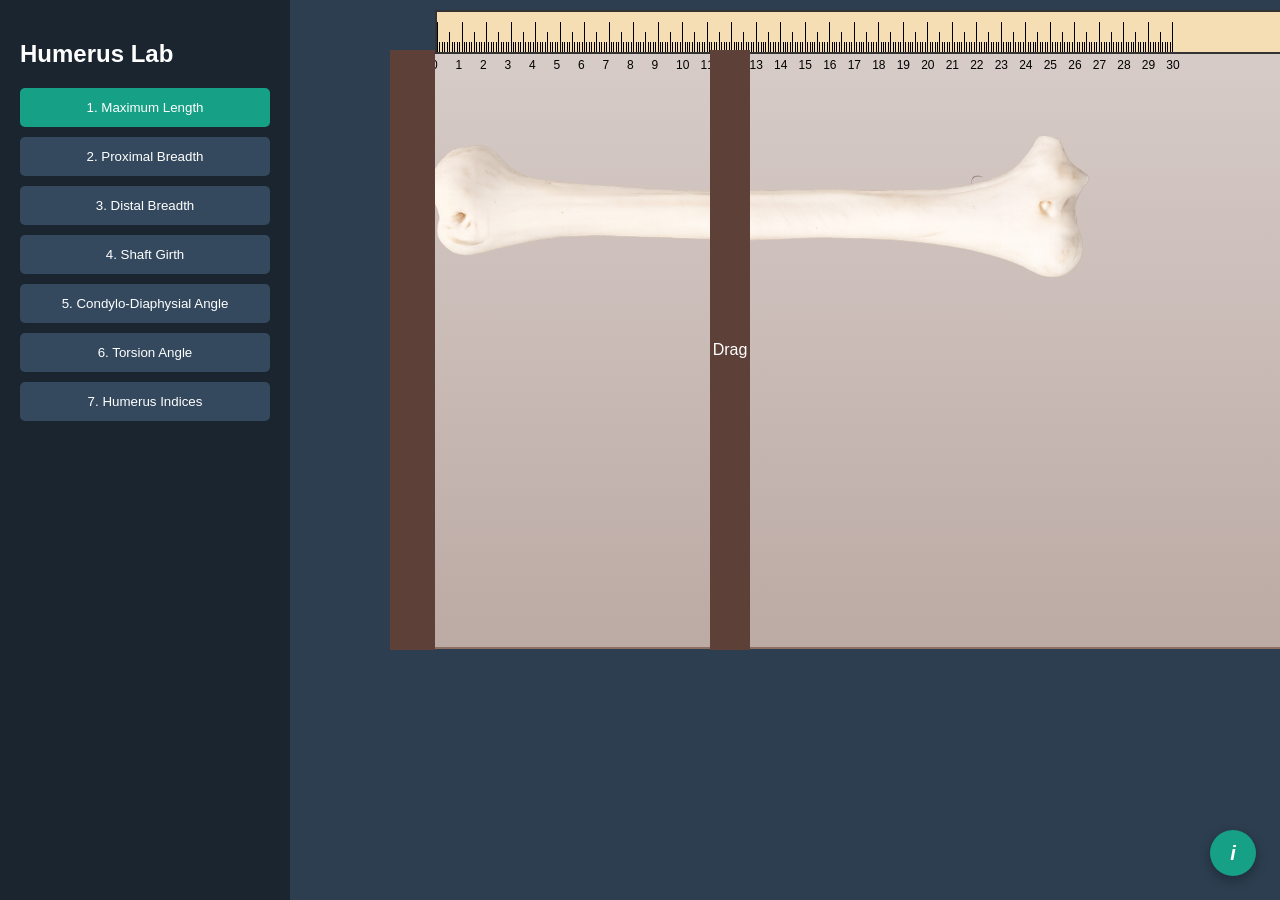
<file: simulation/index.html>
<!DOCTYPE html>
<html lang="en">
<head>
    <meta charset="UTF-8">
    <title>Osteometry of Humerus Simulation</title>
    <meta name="viewport" content="width=device-width, initial-scale=1.0">
    <link rel="stylesheet" href="css/humerus.css">
</head>
<body>

<div id="sidebar">
    <h2>Humerus Lab</h2>
    <button class="nav-btn active" onclick="setMode('length', event)">1. Maximum Length</button>
    <button class="nav-btn" onclick="setMode('proximal', event)">2. Proximal Breadth</button>
    <button class="nav-btn" onclick="setMode('distal', event)">3. Distal Breadth</button>
    <button class="nav-btn" onclick="setMode('girth', event)">4. Shaft Girth</button>
    <button class="nav-btn" onclick="setMode('angle_cd', event)">5. Condylo-Diaphysial Angle</button>
    <button class="nav-btn" onclick="setMode('angle_t', event)">6. Torsion Angle</button>
    <button class="nav-btn" onclick="setMode('indices', event)">7. Humerus Indices</button>
</div>

<div id="workspace">
    <img id="bone" src="images/humerus.png"
         onerror="this.onerror=null; this.src='https://upload.wikimedia.org/wikipedia/commons/thumb/8/86/Humerus_anterior.png/250px-Humerus_anterior.png'">

    <!-- Osteometric Board -->
    <div id="tool-board">
        <div id="fixed-wall" class="board-wall"></div>
        <div id="board-surface"></div>
        <div id="movable-wall" class="board-wall">Drag</div>

        <div id="scale">
            <!-- ticks will be generated by JS -->
        </div>
    </div>

    <!-- REALISTIC SLIDING CALIPER -->
    <div id="tool-caliper">
        <div id="caliper-body">
            <div class="jaw fixed-jaw">
                <div class="jaw-top"></div>
                <div class="jaw-bottom"></div>
            </div>
            <div id="caliper-ruler">
                <div class="caliper-scale"></div>
            </div>
            <div class="slider" id="caliper-slider">
                <div class="jaw movable-jaw">
                    <div class="jaw-top"></div>
                    <div class="jaw-bottom"></div>
                </div>
                <div class="slider-body"></div>
            </div>
        </div>
    </div>

    <!-- REALISTIC GONIOMETER -->
    <div id="tool-goniometer">
        <div id="goniometer">
            <div id="gonio-protractor">
                <div id="gonio-scale"></div>
            </div>
            <div class="gonio-center" id="gonio-center"></div>
            <div class="gonio-arm fixed-arm" id="gonio-arm-1"></div>
            <div class="gonio-arm movable-arm" id="gonio-arm-2"></div>
        </div>
    </div>

    <!-- REALISTIC MEASURING TAPE (for shaft girth) -->
    <div id="tool-tape">
        <div id="tape-anchor" title="Wrap point"></div>
        <div id="tape-band"></div>
        <div id="tape-end">
            <div class="tape-tab">↔</div>
        </div>
    </div>

</div>

<!-- ================= HUMERUS INDICES ================= -->
<div id="tool-indices">

    <h2>Humerus Indices Calculator</h2>

    <!-- ===================================== -->
    <!-- Minimum Shaft Diameter -->
    <!-- ===================================== -->
    <div class="index-block">
        <h3>Minimum Shaft Diameter</h3>
        <div class="formula-title">
            Formula:
            <span class="formula-text">Least Shaft Girth ÷ 3.1416</span>
        </div>
        <div class="formula">
            <div class="fraction">
                <span class="top">
                    <input type="number" id="diam_num" placeholder="____" step="0.01">
                </span>
                <span class="bottom">3.1416</span>
            </div>
            =
            <input type="text" id="ans_diameter" readonly>
        </div>
    </div>

    <!-- ===================================== -->
    <!-- Caliber Index -->
    <!-- ===================================== -->
    <div class="index-block">
        <h3>Caliber Index (Circumference-based)</h3>
        <div class="formula-title">
            Formula:
            <span class="formula-text">Least Shaft Girth × 100 / Maximum Length</span>
        </div>
        <div class="formula">
            <div class="fraction">
                <span class="top">
                    <input type="number" id="caliber_num" placeholder="____" step="0.01"> × 100
                </span>
                <span class="bottom">
                    <input type="number" id="caliber_den" placeholder="____" step="0.01">
                </span>
            </div>
            =
            <input type="text" id="ans_caliber" readonly>
        </div>
    </div>

    <!-- ===================================== -->
    <!-- Shaft Slenderness Index -->
    <!-- ===================================== -->
    <div class="index-block">
        <h3>Shaft Slenderness Index (Diameter-based)</h3>
        <div class="formula-title">
            Formula:
            <span class="formula-text">Minimum Shaft Diameter × 100 / Maximum Length</span>
        </div>
        <div class="formula">
            <div class="fraction">
                <span class="top">
                    <input type="number" id="slender_num" placeholder="____" step="0.01"> × 100
                </span>
                <span class="bottom">
                    <input type="number" id="slender_den" placeholder="____" step="0.01">
                </span>
            </div>
            =
            <input type="text" id="ans_slender" readonly>
        </div>
    </div>

    <!-- ===================================== -->
    <!-- Proximal Epiphysis Index -->
    <!-- ===================================== -->
    <div class="index-block">
        <h3>Proximal Epiphysis Index</h3>
        <div class="formula-title">
            Formula:
            <span class="formula-text">Breadth of Proximal Epiphysis × 100 / Maximum Length</span>
        </div>
        <div class="formula">
            <div class="fraction">
                <span class="top">
                    <input type="number" id="prox_num" placeholder="____" step="0.01"> × 100
                </span>
                <span class="bottom">
                    <input type="number" id="prox_den" placeholder="____" step="0.01">
                </span>
            </div>
            =
            <input type="text" id="ans_prox" readonly>
        </div>
    </div>

    <!-- ===================================== -->
    <!-- Distal Epiphysis Index -->
    <!-- ===================================== -->
    <div class="index-block">
        <h3>Distal Epiphysis Index</h3>
        <div class="formula-title">
            Formula:
            <span class="formula-text">Breadth of Distal Epiphysis × 100 / Maximum Length</span>
        </div>
        <div class="formula">
            <div class="fraction">
                <span class="top">
                    <input type="number" id="dist_num" placeholder="____" step="0.01"> × 100
                </span>
                <span class="bottom">
                    <input type="number" id="dist_den" placeholder="____" step="0.01">
                </span>
            </div>
            =
            <input type="text" id="ans_dist" readonly>
        </div>
    </div>

    <!-- ===================================== -->
    <!-- Epicondylar-Proximal Ratio -->
    <!-- ===================================== -->
    <div class="index-block">
        <h3>Epicondylar-Proximal Ratio</h3>
        <div class="formula-title">
            Formula:
            <span class="formula-text">Breadth of Distal Epiphysis × 100 / Breadth of Proximal Epiphysis</span>
        </div>
        <div class="formula">
            <div class="fraction">
                <span class="top">
                    <input type="number" id="ratio_num" placeholder="____" step="0.01"> × 100
                </span>
                <span class="bottom">
                    <input type="number" id="ratio_den" placeholder="____" step="0.01">
                </span>
            </div>
            =
            <input type="text" id="ans_ratio" readonly>
        </div>
    </div>

    <!-- ===================================== -->
    <!-- Epiphysial Proportion Index -->
    <!-- ===================================== -->
    <div class="index-block">
        <h3>Epiphysial Proportion Index (Combined Breadths)</h3>
        <div class="formula-title">
            Formula:
            <span class="formula-text">(Breadth Proximal + Breadth Distal) × 100 / Maximum Length</span>
        </div>
        <div class="formula">
            <div class="fraction">
                <span class="top">
                    (<input type="number" id="epi_num1" placeholder="____" step="0.01" style="width:70px;">
                    +
                    <input type="number" id="epi_num2" placeholder="____" step="0.01" style="width:70px;">)
                    × 100
                </span>
                <span class="bottom">
                    <input type="number" id="epi_den" placeholder="____" step="0.01">
                </span>
            </div>
            =
            <input type="text" id="ans_epi" readonly>
        </div>
    </div>
    <div id="indexFeedback" style="margin-top:20px;"></div>

</div>

<div id="controls">
    <div id="instruction"></div>
    <div class="display-box">
        <span id="readout">0</span> <span id="unit">cm</span>
    </div>
    <div id="feedback"></div>
</div>
<!-- ================= HELP / INFO BUTTON ================= -->
<button id="info-btn" onclick="document.getElementById('tool-help').classList.add('open')">i</button>

<div id="tool-help">
    <div id="tool-help-panel">
        <button id="tool-help-close" onclick="document.getElementById('tool-help').classList.remove('open')">&times;</button>

        <h2>How to Use This Lab</h2>

        <div class="help-section">
            <h3>General Rules</h3>
            <ul>
                <li>Select a measurement from the sidebar first — the correct tool loads automatically, and the instruction line above the display box tells you exactly what to measure for that mode.</li>
                <li>Each measurement page just shows a live reading as you move the tool — there's no correctness check here. Read the value and <strong>note it down</strong>; you'll need it later.</li>
                <li>The bone is <strong>locked in place</strong> during most measurements so it can't shift mid-reading. Double-click it to unlock/re-lock if a mode allows repositioning.</li>
                <li>Take measurements in the order the sidebar lists them — the final Indices step needs the values you recorded from every earlier step.</li>
                <li>Green/red feedback only appears on the <strong>Indices</strong> page, once you enter your recorded values into the formula boxes there.</li>
            </ul>
        </div>

        <div class="help-section">
            <h3>Osteometric Board <span class="tag">Length measurements</span></h3>
            <ol>
                <li>Lay the bone flat against the board with the end you're measuring from touching the <strong>fixed wall</strong>.</li>
                <li>Drag the <strong>movable wall</strong> until it just touches the far end point of the bone for that measurement (no gap, no overlap).</li>
                <li>Read the value from the scale or display box and note it down.</li>
            </ol>
        </div>

        <div class="help-section">
            <h3>Sliding Caliper <span class="tag">Width / diameter measurements</span></h3>
            <ol>
                <li>Drag the caliper body so the <strong>fixed jaw</strong> touches one side of the point you're measuring.</li>
                <li>Drag the <strong>movable slider</strong> until the moving jaw just touches the opposite side, along the axis named in the instruction line (e.g. transverse or vertical).</li>
                <li>Read the value and note it down.</li>
            </ol>
            <div class="note">The jaws should just contact the bone surface — don't compress it, and don't leave a gap.</div>
        </div>

        <div class="help-section">
            <h3>Tape <span class="tag">Curved / circumference measurements</span></h3>
            <ol>
                <li>The tape stays fixed in place — <strong>drag the bone</strong> so the point you're measuring lines up with the tape, not the other way round.</li>
                <li>Position the bone so the tape sits exactly along the curve or distance named in the instruction line.</li>
                <li>Read the value and note it down.</li>
            </ol>
        </div>

        <div class="help-section">
            <h3>Goniometer <span class="tag">Angle measurements</span></h3>
            <ol>
                <li>Drag the goniometer so its center pivot lines up with the joint or point named in the instruction line.</li>
                <li>Align the <strong>fixed arm</strong> along the first reference axis (usually the shaft).</li>
                <li>Drag the <strong>movable arm</strong> along the second reference axis until it matches the angle you're measuring.</li>
                <li>Read the angle in degrees and note it down.</li>
            </ol>
        </div>

        <div class="help-section">
            <h3>Indices / Calculations <span class="tag">Only page with feedback</span></h3>
            <ol>
                <li>Open the Indices page once you've recorded all the raw measurements it needs.</li>
                <li>Enter your recorded values into each formula box — the result calculates as you type.</li>
                <li>Each answer box turns <strong style="color:green;">green</strong> automatically if correct, <strong style="color:red;">red</strong> if not. Adjust your input values until every box is green.</li>
            </ol>
        </div>

    </div>
</div>
<script src="js/humerus.js"></script>
<script src="../assets/js/iframeResize.js"></script>
        
        </body>
</html>
</file>
<file: simulation/css/humerus.css>
body {
    margin: 0;
    font-family: Arial, sans-serif;
    display: flex;
    height: 100vh;
    background: #cac2c2;
}

/* Sidebar */
#sidebar {
    width: 250px;
    background: #1a252f;
    color: white;
    padding: 20px;
}

.nav-btn {
    width: 100%;
    padding: 12px;
    margin-bottom: 10px;
    background: #34495e;
    border: none;
    color: white;
    cursor: pointer;
    border-radius: 5px;
}

.nav-btn.active,
.nav-btn:hover {
    background: #16a085;
}

/* Workspace */
#workspace {
    flex: 1;
    position: relative;
    background: #2c3e50;
}

#bone {
    position: absolute;
    width: 700px;
    height: auto;

    left: 100px;
    top: 250px;

    pointer-events: auto;
    cursor: default;
    user-select: none;
    z-index: 1;
    transition: none;
}

/* Osteometric Board */
.board-wall {
    position: absolute;
    top: 50px;
    height: 600px;
    background: #5d4037;
    z-index: 3;
}

#fixed-wall {
    width: 45px;
    left: 100px;
    z-index: 3;
}

#movable-wall {
    width: 40px;
    left: 600px;
    cursor: col-resize;
    color: white;
    display: flex;
    align-items: center;
    justify-content: center;
}

/* Calipers */
#tool-caliper,
#tool-tape,
#tool-goniometer {
    display: none;
}

/* =========================
   REALISTIC CALIPER
========================= */

#tool-caliper {
    position: absolute;
    width: 900px;
    height: 220px;
    left: 120px;
    top: 180px;
}

#caliper-body {
    position: relative;
    width: 700px;
    height: 120px;
}

#caliper-ruler {
    position: absolute;
    top: 58px;
    left: 60px;
    width: 560px;
    height: 8px;
    background: linear-gradient(to bottom, #dcdcdc, #9e9e9e);
    border: 1px solid #555;
}

.fixed-jaw {
    position: absolute;
    left: 40px;
    top: 10px;
}

.slider {
    position: absolute;
    left: 350px;
    top: 0;
    width: 80px;
    height: 120px;
    cursor: ew-resize;
}

.slider-body {
    position: absolute;
    top: 20px;
    left: 20px;
    width: 35px;
    height: 80px;
    background: linear-gradient(to bottom, #cfcfcf, #8c8c8c);
    border: 2px solid #555;
    border-radius: 6px;
}

.jaw {
    position: absolute;
    width: 40px;
    height: 100px;
}

.jaw-top {
    position: absolute;
    width: 12px;
    height: 45px;
    background: #c0c0c0;
    border: 2px solid #555;
    left: 0;
    top: 0;
}

.jaw-bottom {
    position: absolute;
    width: 12px;
    height: 55px;
    background: #c0c0c0;
    border: 2px solid #555;
    left: 0;
    bottom: 0;
}

.movable-jaw {
    position: absolute;
    left: 0;
    top: 10px;
}

#caliper-ruler::before {
    content: "";
    position: absolute;
    inset: 0;
    background-image: repeating-linear-gradient(
        to right,
        transparent 0px,
        transparent 9px,
        black 9px,
        black 10px
    );
}

.caliper-scale {
    position: absolute;
    width: 100%;
    height: 100%;
}

.cal-tick {
    position: absolute;
    bottom: 0;
    width: 1px;
    background: black;
}

.cal-tick.small { height: 10px; }
.cal-tick.medium { height: 16px; }
.cal-tick.large { height: 24px; width: 2px; }

.cal-label {
    position: absolute;
    top: -18px;
    font-size: 11px;
    color: black;
    font-weight: bold;
}

/* =========================
   REALISTIC MEASURING TAPE
   (used for shaft girth)
========================= */

#tool-tape {
    position: absolute;
    left: 0;
    top: 0;
    width: 100%;
    height: 100%;
    z-index: 20;
    pointer-events: none; /* only the child elements themselves are interactive */
}

#tool-tape > * {
    pointer-events: auto;
}

/* the fixed "wrap point" pin on the shaft */
#tape-anchor {
    position: absolute;
    width: 14px;
    height: 14px;
    margin-left: -7px;
    margin-top: -7px;
    background: radial-gradient(circle at 35% 35%, #666, #111);
    border: 2px solid #000;
    border-radius: 50%;
    z-index: 22;
    box-shadow: 0 2px 4px rgba(0,0,0,0.4);
}

/* the tape band that stretches out from the anchor */
#tape-band {
    position: absolute;
    height: 26px;
    width: 0px;
    background: linear-gradient(to bottom, #ffe680 0%, #f5c518 50%, #e0ac00 100%);
    border-top: 1px solid #b38f00;
    border-bottom: 1px solid #b38f00;
    box-shadow: 0 3px 6px rgba(0,0,0,0.35);
    z-index: 21;
    overflow: hidden;
}

/* tick marks printed on the tape, like a real cloth tape */
#tape-band::before {
    content: "";
    position: absolute;
    inset: 0;
    background-image: repeating-linear-gradient(
        to right,
        transparent 0px,
        transparent 15px,
        #333 15px,
        #333 16px
    );
}

#tape-band::after {
    content: "cm";
    position: absolute;
    left: 4px;
    top: 3px;
    font-size: 9px;
    font-weight: bold;
    color: #4a3900;
}

/* the draggable metal end-tab you pull to size the loop */
#tape-end {
    position: absolute;
    width: 22px;
    height: 34px;
    margin-top: -4px;
    cursor: ew-resize;
    z-index: 23;
}

.tape-tab {
    width: 22px;
    height: 34px;
    background: linear-gradient(to bottom, #eaeaea, #999);
    border: 2px solid #555;
    border-radius: 4px;
    display: flex;
    align-items: center;
    justify-content: center;
    font-size: 12px;
    font-weight: bold;
    color: #333;
    box-shadow: 0 2px 4px rgba(0,0,0,0.35);
}

/* Tape */
#tape-ring {
    position: absolute;
    width: 120px;
    height: 40px;
    border: 3px dashed orange;
    border-radius: 50%;
    cursor: move;
}

#tape-label {
    position: absolute;
    top: -25px;
    left: 20px;
    background: orange;
    color: white;
    padding: 2px 6px;
}

/* =========================
   REALISTIC GONIOMETER
========================= */

#tool-goniometer {
    position: absolute;
    width: 500px;
    height: 500px;
    display: none;
    z-index: 30;
}

#goniometer {
    position: absolute;
    width: 180px;
    height: 180px;
    left: 320px;
    top: 180px;
    cursor: move;
}

#gonio-protractor {
    position: absolute;
    width: 180px;
    height: 180px;
    border-radius: 50%;
    border: 3px solid rgba(80,80,80,0.8);
    background: radial-gradient(circle, rgba(255,255,255,0.18), rgba(255,255,255,0.05));
    backdrop-filter: blur(1px);
    box-shadow: inset 0 0 15px rgba(255,255,255,0.25), 0 4px 10px rgba(0,0,0,0.25);
    overflow: hidden;
}

#gonio-scale {
    position: absolute;
    width: 100%;
    height: 100%;
}

.gonio-center {
    position: absolute;
    width: 18px;
    height: 18px;
    background: #111;
    border-radius: 50%;
    left: 80px;
    top: 80px;
    z-index: 50;
}

.gonio-arm {
    position: absolute;
    width: 140px;
    height: 6px;
    left: 90px;
    top: 87px;
    border-radius: 4px;
    background: linear-gradient(to bottom, #d9d9d9, #8c8c8c);
    border: 1px solid #555;
    transform-origin: left center;
    z-index: 40;
}

.fixed-arm { transform: rotate(0deg); }
.movable-arm { transform: rotate(45deg); cursor: grab; }

#gonio-scale div { user-select: none; }

.gonio-tick {
    position: absolute;
    width: 2px;
    background: rgba(0,0,0,0.75);
    transform-origin: center bottom;
    z-index: 5;
}

.gonio-label {
    position: absolute;
    font-size: 10px;
    color: #111;
    font-weight: bold;
    transform: translate(-50%, -50%);
    z-index: 6;
    pointer-events: none;
}

/* Controls */
#controls {
    position: absolute;
    bottom: 20px;
    right: 20px;
    background: white;
    padding: 15px;
    border-radius: 6px;
    width: 300px;
    z-index: 50;
}

.display-box {
    font-size: 24px;
    text-align: center;
    margin: 10px 0;
}

.btn-check {
    width: 100%;
    padding: 10px;
    background: green;
    color: white;
    border: none;
    cursor: pointer;
}

#scale {
    position: absolute;
    top: 10px;
    left: 145px;
    width: 900px;
    height: 40px;
    background: #f5deb3;
    border: 2px solid #333;
}

.tick {
    position: absolute;
    bottom: 0;
    width: 1px;
    background: black;
}

.tick.small { height: 10px; }
.tick.medium { height: 20px; }
.tick.large { height: 30px; }

.tick-label {
    position: absolute;
    bottom: -20px;
    font-size: 12px;
}

#board-surface {
    position: absolute;
    top: 45px;
    left: 145px;
    height: 600px;
    width: 900px;
    background: linear-gradient(to bottom, #d7ccc8, #bcaaa4);
    border-top: 2px solid #8d6e63;
    border-bottom: 2px solid #8d6e63;
    z-index: 0;
}

/* =========================
   LAYER FIXES
========================= */

#bone { z-index: 1; }
#tool-caliper { z-index: 20; }

#caliper-body,
#caliper-slider,
#caliper-ruler,
.slider-body,
.jaw {
    z-index: 25;
}

#tool-goniometer { z-index: 20; }

/* =========================
   FEMUR/HUMERUS INDICES STYLING
========================= */

#tool-indices {
    display: none;
    position: absolute;
    top: 50%;
    left: 50%;
    transform: translate(-50%, -50%);
    width: 700px;
    max-height: 85vh;
    overflow-y: auto;
    background: #ffffff;
    padding: 25px;
    border-radius: 12px;
    box-shadow: 0 0 25px rgba(0,0,0,0.25);
    z-index: 100;
}

#tool-indices h2 {
    margin-top: 0;
    text-align: center;
    color: #2c3e50;
}

.index-block {
    margin-bottom: 25px;
    padding: 15px;
    border-radius: 10px;
    background: #f7f7f7;
    border: 1px solid #ddd;
}

.index-block h3 {
    margin-top: 0;
    font-size: 18px;
    color: #34495e;
}

.formula-title {
    margin-bottom: 12px;
    padding: 10px 14px;
    background: #eef3f7;
    border-left: 5px solid #16a085;
    border-radius: 6px;
    font-size: 15px;
    font-weight: bold;
    color: #2c3e50;
}

.formula-text {
    font-weight: normal;
    color: #34495e;
}

.formula {
    font-size: 24px;
    display: flex;
    align-items: center;
    gap: 15px;
    flex-wrap: wrap;
}

.fraction {
    display: inline-block;
    text-align: center;
    vertical-align: middle;
}

.fraction .top {
    display: block;
    border-bottom: 2px solid black;
    padding: 8px;
}

.fraction .bottom {
    display: block;
    padding: 8px;
}

#tool-indices input {
    width: 100px;
    padding: 8px;
    font-size: 18px;
    text-align: center;
    border: 1px solid #999;
    border-radius: 6px;
}

#tool-indices input[readonly] {
    background: #ecf0f1;
    font-weight: bold;
    color: #2c3e50;
}
/* =========================
   HELP / INFO BUTTON + MODAL
========================= */

#info-btn {
    position: fixed;
    bottom: 24px;
    right: 24px;
    width: 46px;
    height: 46px;
    border-radius: 50%;
    background: #16a085;
    color: white;
    border: none;
    font-size: 20px;
    font-weight: bold;
    font-style: italic;
    cursor: pointer;
    box-shadow: 0 4px 12px rgba(0,0,0,0.3);
    z-index: 200;
}
#info-btn:hover {
    background: #138d75;
}

#tool-help {
    display: none;
    position: fixed;
    inset: 0;
    background: rgba(0,0,0,0.45);
    z-index: 150;
    align-items: center;
    justify-content: center;
}
#tool-help.open {
    display: flex;
}

#tool-help-panel {
    background: #ffffff;
    width: 760px;
    max-width: 92vw;
    max-height: 88vh;
    overflow-y: auto;
    border-radius: 12px;
    padding: 30px 34px;
    box-shadow: 0 0 25px rgba(0,0,0,0.35);
    position: relative;
}

#tool-help-close {
    position: absolute;
    top: 16px;
    right: 18px;
    background: #eee;
    border: none;
    width: 30px;
    height: 30px;
    border-radius: 50%;
    cursor: pointer;
    font-size: 16px;
}

#tool-help-panel h2 {
    margin-top: 0;
    color: #1a252f;
    border-bottom: 3px solid #16a085;
    padding-bottom: 10px;
}

.help-section {
    margin-bottom: 22px;
    padding: 16px 18px;
    background: #f7f7f7;
    border: 1px solid #ddd;
    border-left: 5px solid #16a085;
    border-radius: 8px;
}
.help-section h3 {
    margin-top: 0;
    color: #34495e;
    font-size: 16px;
}
.help-section ol,
.help-section ul {
    margin: 8px 0 0 0;
    padding-left: 20px;
}
.help-section li {
    margin-bottom: 6px;
    line-height: 1.5;
}

.tag {
    display: inline-block;
    font-size: 11px;
    font-weight: bold;
    color: white;
    background: #34495e;
    padding: 2px 8px;
    border-radius: 10px;
    margin-left: 6px;
    vertical-align: middle;
}

.note {
    background: #eef3f7;
    border-left: 4px solid #2980b9;
    padding: 8px 12px;
    border-radius: 6px;
    font-size: 13px;
    margin-top: 10px;
}
</file>
<file: experiment/simulation/css/humerus.css>
body {
    margin: 0;
    font-family: Arial, sans-serif;
    display: flex;
    height: 100vh;
    background: #cac2c2;
}

/* Sidebar */
#sidebar {
    width: 250px;
    background: #1a252f;
    color: white;
    padding: 20px;
}

.nav-btn {
    width: 100%;
    padding: 12px;
    margin-bottom: 10px;
    background: #34495e;
    border: none;
    color: white;
    cursor: pointer;
    border-radius: 5px;
}

.nav-btn.active,
.nav-btn:hover {
    background: #16a085;
}

/* Workspace */
#workspace {
    flex: 1;
    position: relative;
    background: #2c3e50;
}

#bone {
    position: absolute;
    width: 700px;
    height: auto;

    left: 100px;
    top: 250px;

    pointer-events: auto;
    cursor: default;
    user-select: none;
    z-index: 1;
    transition: none;
}

/* Osteometric Board */
.board-wall {
    position: absolute;
    top: 50px;
    height: 600px;
    background: #5d4037;
    z-index: 3;
}

#fixed-wall {
    width: 45px;
    left: 100px;
    z-index: 3;
}

#movable-wall {
    width: 40px;
    left: 600px;
    cursor: col-resize;
    color: white;
    display: flex;
    align-items: center;
    justify-content: center;
}

/* Calipers */
#tool-caliper,
#tool-tape,
#tool-goniometer {
    display: none;
}

/* =========================
   REALISTIC CALIPER
========================= */

#tool-caliper {
    position: absolute;
    width: 900px;
    height: 220px;
    left: 120px;
    top: 180px;
}

#caliper-body {
    position: relative;
    width: 700px;
    height: 120px;
}

#caliper-ruler {
    position: absolute;
    top: 58px;
    left: 60px;
    width: 560px;
    height: 8px;
    background: linear-gradient(to bottom, #dcdcdc, #9e9e9e);
    border: 1px solid #555;
}

.fixed-jaw {
    position: absolute;
    left: 40px;
    top: 10px;
}

.slider {
    position: absolute;
    left: 350px;
    top: 0;
    width: 80px;
    height: 120px;
    cursor: ew-resize;
}

.slider-body {
    position: absolute;
    top: 20px;
    left: 20px;
    width: 35px;
    height: 80px;
    background: linear-gradient(to bottom, #cfcfcf, #8c8c8c);
    border: 2px solid #555;
    border-radius: 6px;
}

.jaw {
    position: absolute;
    width: 40px;
    height: 100px;
}

.jaw-top {
    position: absolute;
    width: 12px;
    height: 45px;
    background: #c0c0c0;
    border: 2px solid #555;
    left: 0;
    top: 0;
}

.jaw-bottom {
    position: absolute;
    width: 12px;
    height: 55px;
    background: #c0c0c0;
    border: 2px solid #555;
    left: 0;
    bottom: 0;
}

.movable-jaw {
    position: absolute;
    left: 0;
    top: 10px;
}

#caliper-ruler::before {
    content: "";
    position: absolute;
    inset: 0;
    background-image: repeating-linear-gradient(
        to right,
        transparent 0px,
        transparent 9px,
        black 9px,
        black 10px
    );
}

.caliper-scale {
    position: absolute;
    width: 100%;
    height: 100%;
}

.cal-tick {
    position: absolute;
    bottom: 0;
    width: 1px;
    background: black;
}

.cal-tick.small { height: 10px; }
.cal-tick.medium { height: 16px; }
.cal-tick.large { height: 24px; width: 2px; }

.cal-label {
    position: absolute;
    top: -18px;
    font-size: 11px;
    color: black;
    font-weight: bold;
}

/* =========================
   REALISTIC MEASURING TAPE
   (used for shaft girth)
========================= */

#tool-tape {
    position: absolute;
    left: 0;
    top: 0;
    width: 100%;
    height: 100%;
    z-index: 20;
    pointer-events: none; /* only the child elements themselves are interactive */
}

#tool-tape > * {
    pointer-events: auto;
}

/* the fixed "wrap point" pin on the shaft */
#tape-anchor {
    position: absolute;
    width: 14px;
    height: 14px;
    margin-left: -7px;
    margin-top: -7px;
    background: radial-gradient(circle at 35% 35%, #666, #111);
    border: 2px solid #000;
    border-radius: 50%;
    z-index: 22;
    box-shadow: 0 2px 4px rgba(0,0,0,0.4);
}

/* the tape band that stretches out from the anchor */
#tape-band {
    position: absolute;
    height: 26px;
    width: 0px;
    background: linear-gradient(to bottom, #ffe680 0%, #f5c518 50%, #e0ac00 100%);
    border-top: 1px solid #b38f00;
    border-bottom: 1px solid #b38f00;
    box-shadow: 0 3px 6px rgba(0,0,0,0.35);
    z-index: 21;
    overflow: hidden;
}

/* tick marks printed on the tape, like a real cloth tape */
#tape-band::before {
    content: "";
    position: absolute;
    inset: 0;
    background-image: repeating-linear-gradient(
        to right,
        transparent 0px,
        transparent 15px,
        #333 15px,
        #333 16px
    );
}

#tape-band::after {
    content: "cm";
    position: absolute;
    left: 4px;
    top: 3px;
    font-size: 9px;
    font-weight: bold;
    color: #4a3900;
}

/* the draggable metal end-tab you pull to size the loop */
#tape-end {
    position: absolute;
    width: 22px;
    height: 34px;
    margin-top: -4px;
    cursor: ew-resize;
    z-index: 23;
}

.tape-tab {
    width: 22px;
    height: 34px;
    background: linear-gradient(to bottom, #eaeaea, #999);
    border: 2px solid #555;
    border-radius: 4px;
    display: flex;
    align-items: center;
    justify-content: center;
    font-size: 12px;
    font-weight: bold;
    color: #333;
    box-shadow: 0 2px 4px rgba(0,0,0,0.35);
}

/* Tape */
#tape-ring {
    position: absolute;
    width: 120px;
    height: 40px;
    border: 3px dashed orange;
    border-radius: 50%;
    cursor: move;
}

#tape-label {
    position: absolute;
    top: -25px;
    left: 20px;
    background: orange;
    color: white;
    padding: 2px 6px;
}

/* =========================
   REALISTIC GONIOMETER
========================= */

#tool-goniometer {
    position: absolute;
    width: 500px;
    height: 500px;
    display: none;
    z-index: 30;
}

#goniometer {
    position: absolute;
    width: 180px;
    height: 180px;
    left: 320px;
    top: 180px;
    cursor: move;
}

#gonio-protractor {
    position: absolute;
    width: 180px;
    height: 180px;
    border-radius: 50%;
    border: 3px solid rgba(80,80,80,0.8);
    background: radial-gradient(circle, rgba(255,255,255,0.18), rgba(255,255,255,0.05));
    backdrop-filter: blur(1px);
    box-shadow: inset 0 0 15px rgba(255,255,255,0.25), 0 4px 10px rgba(0,0,0,0.25);
    overflow: hidden;
}

#gonio-scale {
    position: absolute;
    width: 100%;
    height: 100%;
}

.gonio-center {
    position: absolute;
    width: 18px;
    height: 18px;
    background: #111;
    border-radius: 50%;
    left: 80px;
    top: 80px;
    z-index: 50;
}

.gonio-arm {
    position: absolute;
    width: 140px;
    height: 6px;
    left: 90px;
    top: 87px;
    border-radius: 4px;
    background: linear-gradient(to bottom, #d9d9d9, #8c8c8c);
    border: 1px solid #555;
    transform-origin: left center;
    z-index: 40;
}

.fixed-arm { transform: rotate(0deg); }
.movable-arm { transform: rotate(45deg); cursor: grab; }

#gonio-scale div { user-select: none; }

.gonio-tick {
    position: absolute;
    width: 2px;
    background: rgba(0,0,0,0.75);
    transform-origin: center bottom;
    z-index: 5;
}

.gonio-label {
    position: absolute;
    font-size: 10px;
    color: #111;
    font-weight: bold;
    transform: translate(-50%, -50%);
    z-index: 6;
    pointer-events: none;
}

/* Controls */
#controls {
    position: absolute;
    bottom: 20px;
    right: 20px;
    background: white;
    padding: 15px;
    border-radius: 6px;
    width: 300px;
    z-index: 50;
}

.display-box {
    font-size: 24px;
    text-align: center;
    margin: 10px 0;
}

.btn-check {
    width: 100%;
    padding: 10px;
    background: green;
    color: white;
    border: none;
    cursor: pointer;
}

#scale {
    position: absolute;
    top: 10px;
    left: 145px;
    width: 900px;
    height: 40px;
    background: #f5deb3;
    border: 2px solid #333;
}

.tick {
    position: absolute;
    bottom: 0;
    width: 1px;
    background: black;
}

.tick.small { height: 10px; }
.tick.medium { height: 20px; }
.tick.large { height: 30px; }

.tick-label {
    position: absolute;
    bottom: -20px;
    font-size: 12px;
}

#board-surface {
    position: absolute;
    top: 45px;
    left: 145px;
    height: 600px;
    width: 900px;
    background: linear-gradient(to bottom, #d7ccc8, #bcaaa4);
    border-top: 2px solid #8d6e63;
    border-bottom: 2px solid #8d6e63;
    z-index: 0;
}

/* =========================
   LAYER FIXES
========================= */

#bone { z-index: 1; }
#tool-caliper { z-index: 20; }

#caliper-body,
#caliper-slider,
#caliper-ruler,
.slider-body,
.jaw {
    z-index: 25;
}

#tool-goniometer { z-index: 20; }

/* =========================
   FEMUR/HUMERUS INDICES STYLING
========================= */

#tool-indices {
    display: none;
    position: absolute;
    top: 50%;
    left: 50%;
    transform: translate(-50%, -50%);
    width: 700px;
    max-height: 85vh;
    overflow-y: auto;
    background: #ffffff;
    padding: 25px;
    border-radius: 12px;
    box-shadow: 0 0 25px rgba(0,0,0,0.25);
    z-index: 100;
}

#tool-indices h2 {
    margin-top: 0;
    text-align: center;
    color: #2c3e50;
}

.index-block {
    margin-bottom: 25px;
    padding: 15px;
    border-radius: 10px;
    background: #f7f7f7;
    border: 1px solid #ddd;
}

.index-block h3 {
    margin-top: 0;
    font-size: 18px;
    color: #34495e;
}

.formula-title {
    margin-bottom: 12px;
    padding: 10px 14px;
    background: #eef3f7;
    border-left: 5px solid #16a085;
    border-radius: 6px;
    font-size: 15px;
    font-weight: bold;
    color: #2c3e50;
}

.formula-text {
    font-weight: normal;
    color: #34495e;
}

.formula {
    font-size: 24px;
    display: flex;
    align-items: center;
    gap: 15px;
    flex-wrap: wrap;
}

.fraction {
    display: inline-block;
    text-align: center;
    vertical-align: middle;
}

.fraction .top {
    display: block;
    border-bottom: 2px solid black;
    padding: 8px;
}

.fraction .bottom {
    display: block;
    padding: 8px;
}

#tool-indices input {
    width: 100px;
    padding: 8px;
    font-size: 18px;
    text-align: center;
    border: 1px solid #999;
    border-radius: 6px;
}

#tool-indices input[readonly] {
    background: #ecf0f1;
    font-weight: bold;
    color: #2c3e50;
}
/* =========================
   HELP / INFO BUTTON + MODAL
========================= */

#info-btn {
    position: fixed;
    bottom: 24px;
    right: 24px;
    width: 46px;
    height: 46px;
    border-radius: 50%;
    background: #16a085;
    color: white;
    border: none;
    font-size: 20px;
    font-weight: bold;
    font-style: italic;
    cursor: pointer;
    box-shadow: 0 4px 12px rgba(0,0,0,0.3);
    z-index: 200;
}
#info-btn:hover {
    background: #138d75;
}

#tool-help {
    display: none;
    position: fixed;
    inset: 0;
    background: rgba(0,0,0,0.45);
    z-index: 150;
    align-items: center;
    justify-content: center;
}
#tool-help.open {
    display: flex;
}

#tool-help-panel {
    background: #ffffff;
    width: 760px;
    max-width: 92vw;
    max-height: 88vh;
    overflow-y: auto;
    border-radius: 12px;
    padding: 30px 34px;
    box-shadow: 0 0 25px rgba(0,0,0,0.35);
    position: relative;
}

#tool-help-close {
    position: absolute;
    top: 16px;
    right: 18px;
    background: #eee;
    border: none;
    width: 30px;
    height: 30px;
    border-radius: 50%;
    cursor: pointer;
    font-size: 16px;
}

#tool-help-panel h2 {
    margin-top: 0;
    color: #1a252f;
    border-bottom: 3px solid #16a085;
    padding-bottom: 10px;
}

.help-section {
    margin-bottom: 22px;
    padding: 16px 18px;
    background: #f7f7f7;
    border: 1px solid #ddd;
    border-left: 5px solid #16a085;
    border-radius: 8px;
}
.help-section h3 {
    margin-top: 0;
    color: #34495e;
    font-size: 16px;
}
.help-section ol,
.help-section ul {
    margin: 8px 0 0 0;
    padding-left: 20px;
}
.help-section li {
    margin-bottom: 6px;
    line-height: 1.5;
}

.tag {
    display: inline-block;
    font-size: 11px;
    font-weight: bold;
    color: white;
    background: #34495e;
    padding: 2px 8px;
    border-radius: 10px;
    margin-left: 6px;
    vertical-align: middle;
}

.note {
    background: #eef3f7;
    border-left: 4px solid #2980b9;
    padding: 8px 12px;
    border-radius: 6px;
    font-size: 13px;
    margin-top: 10px;
}
</file>
